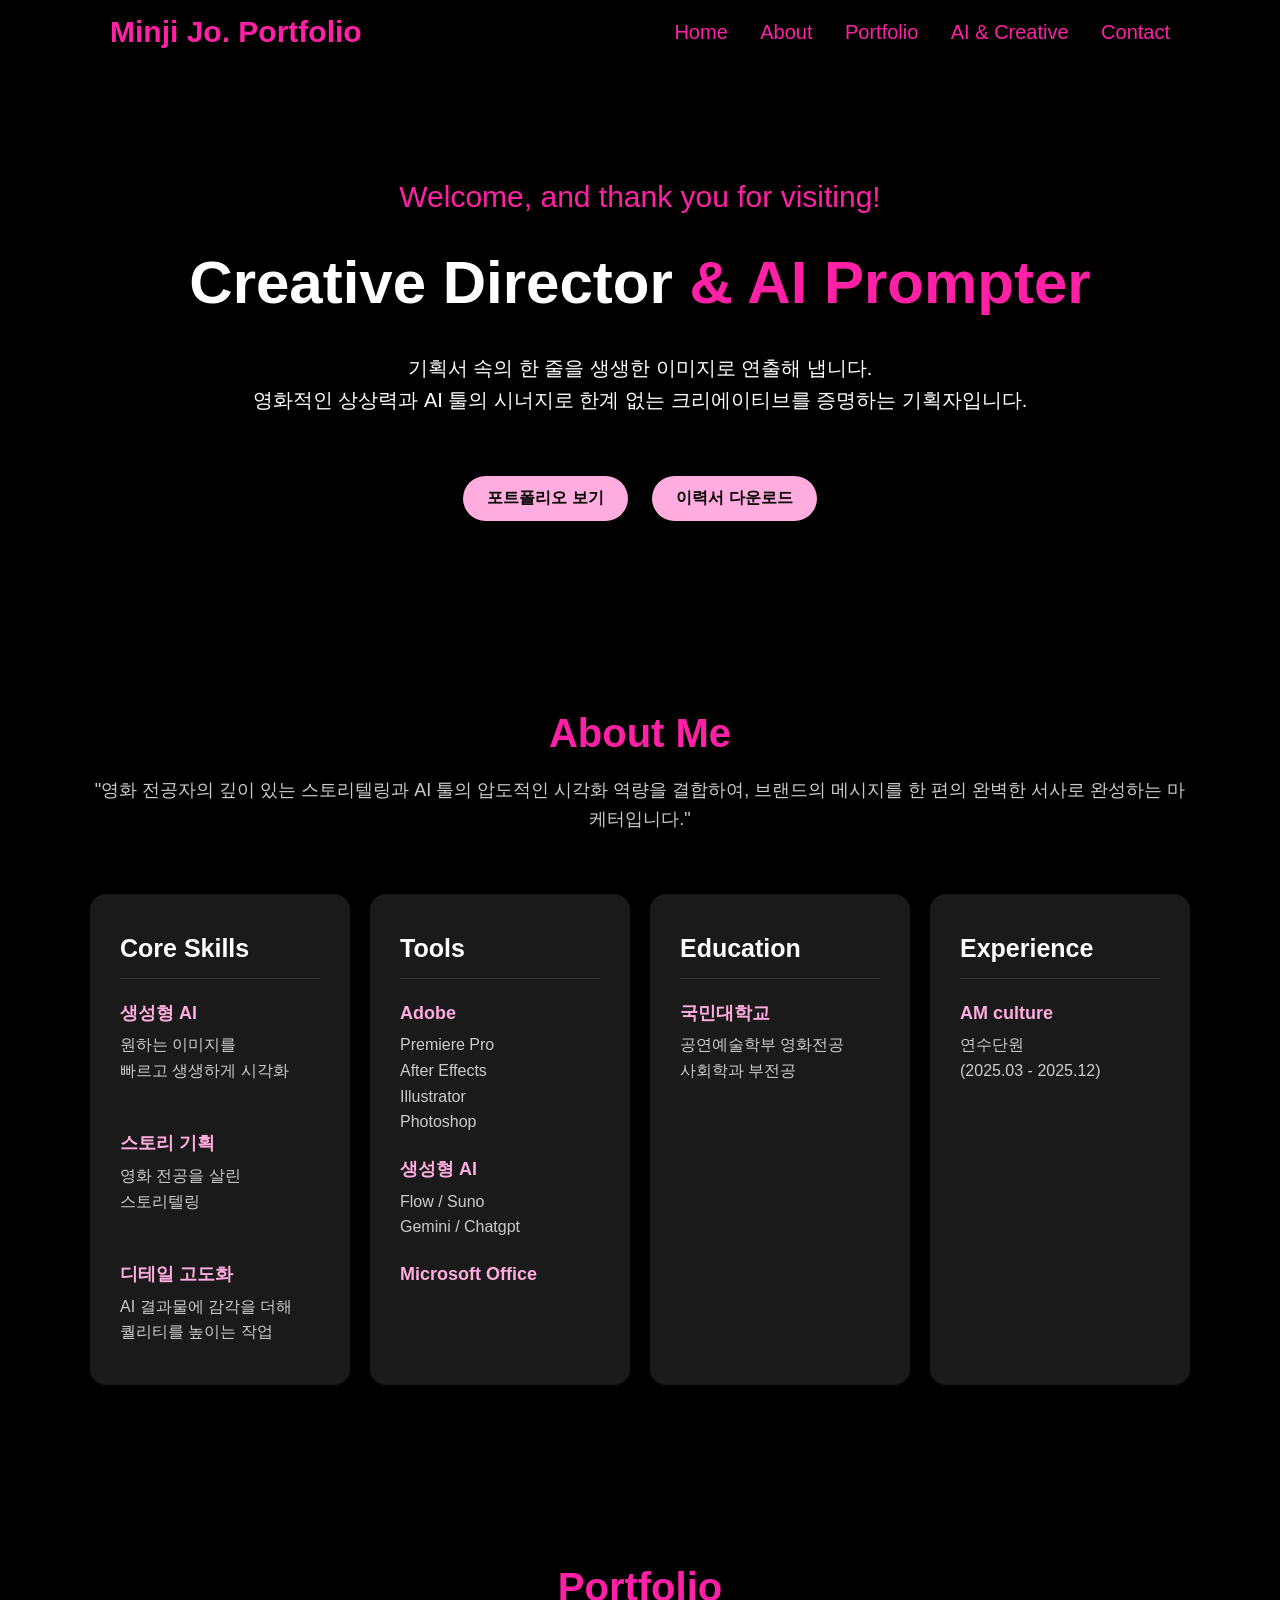
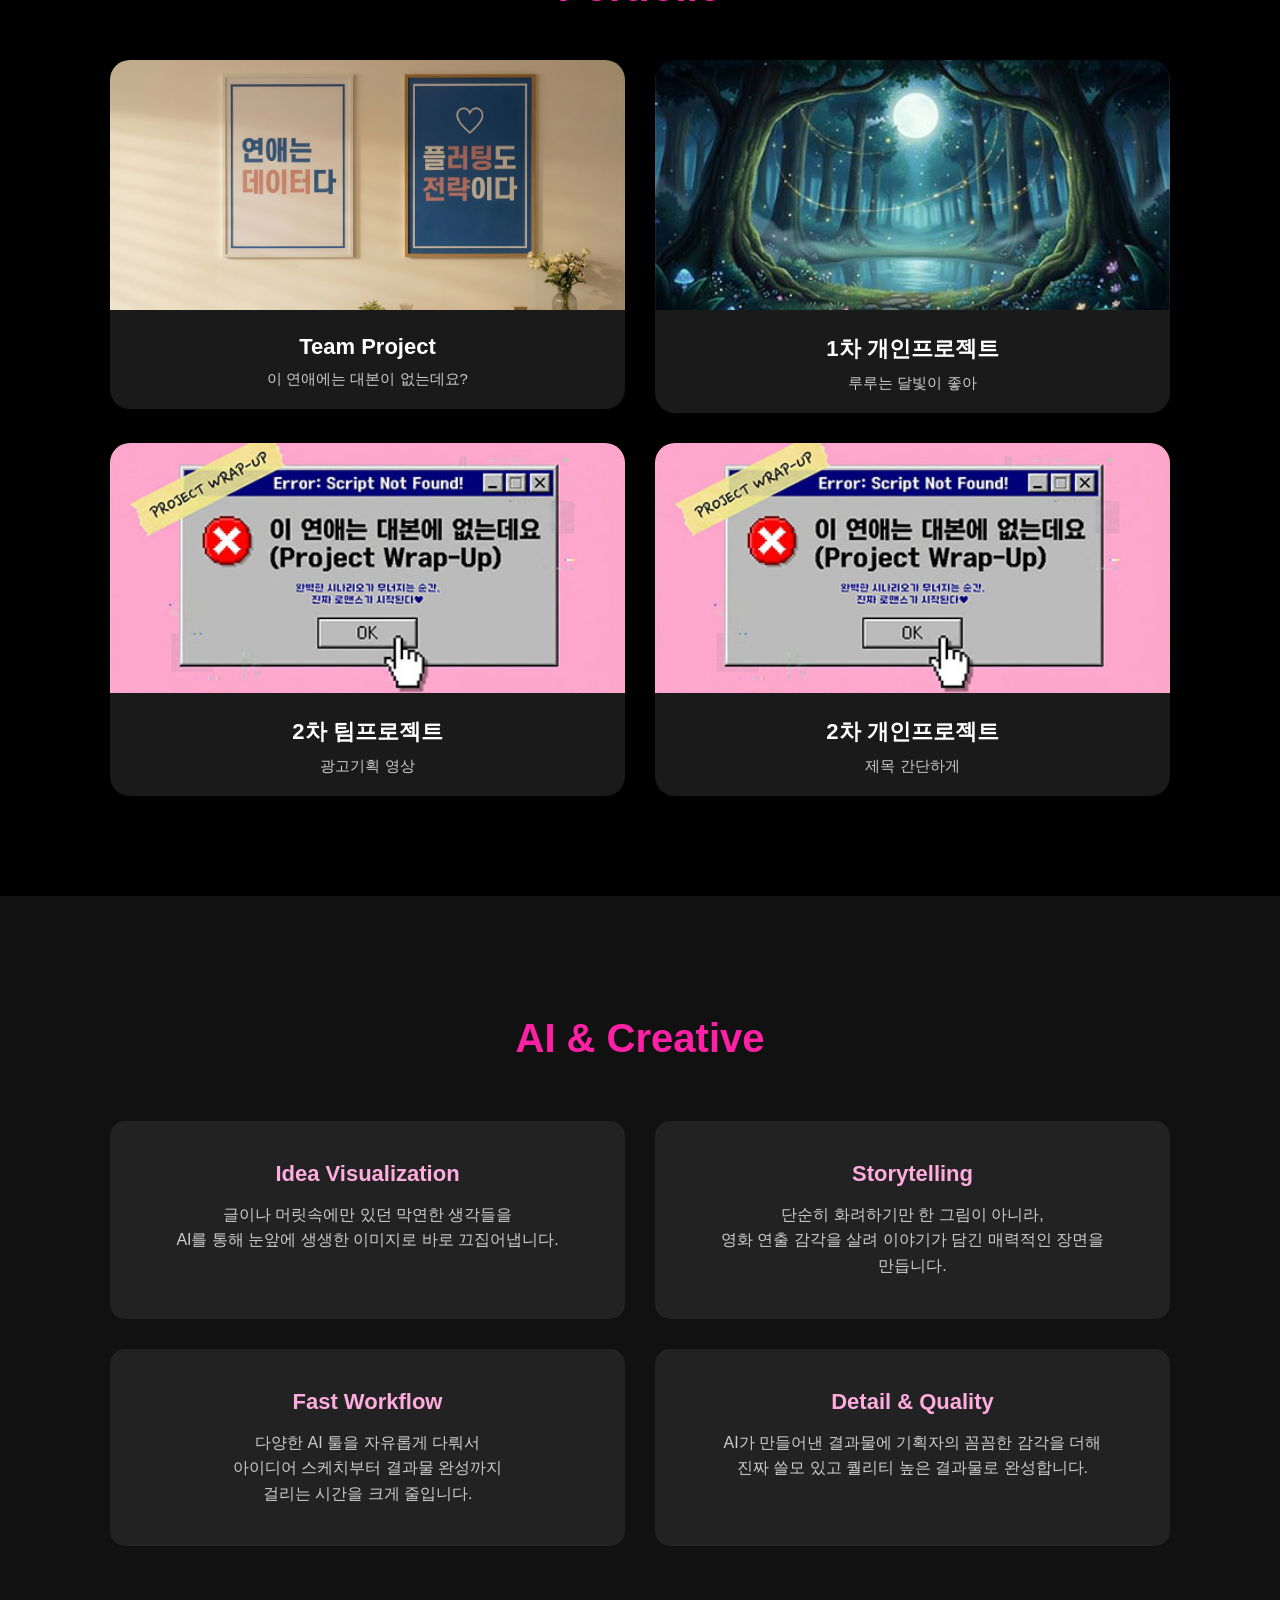
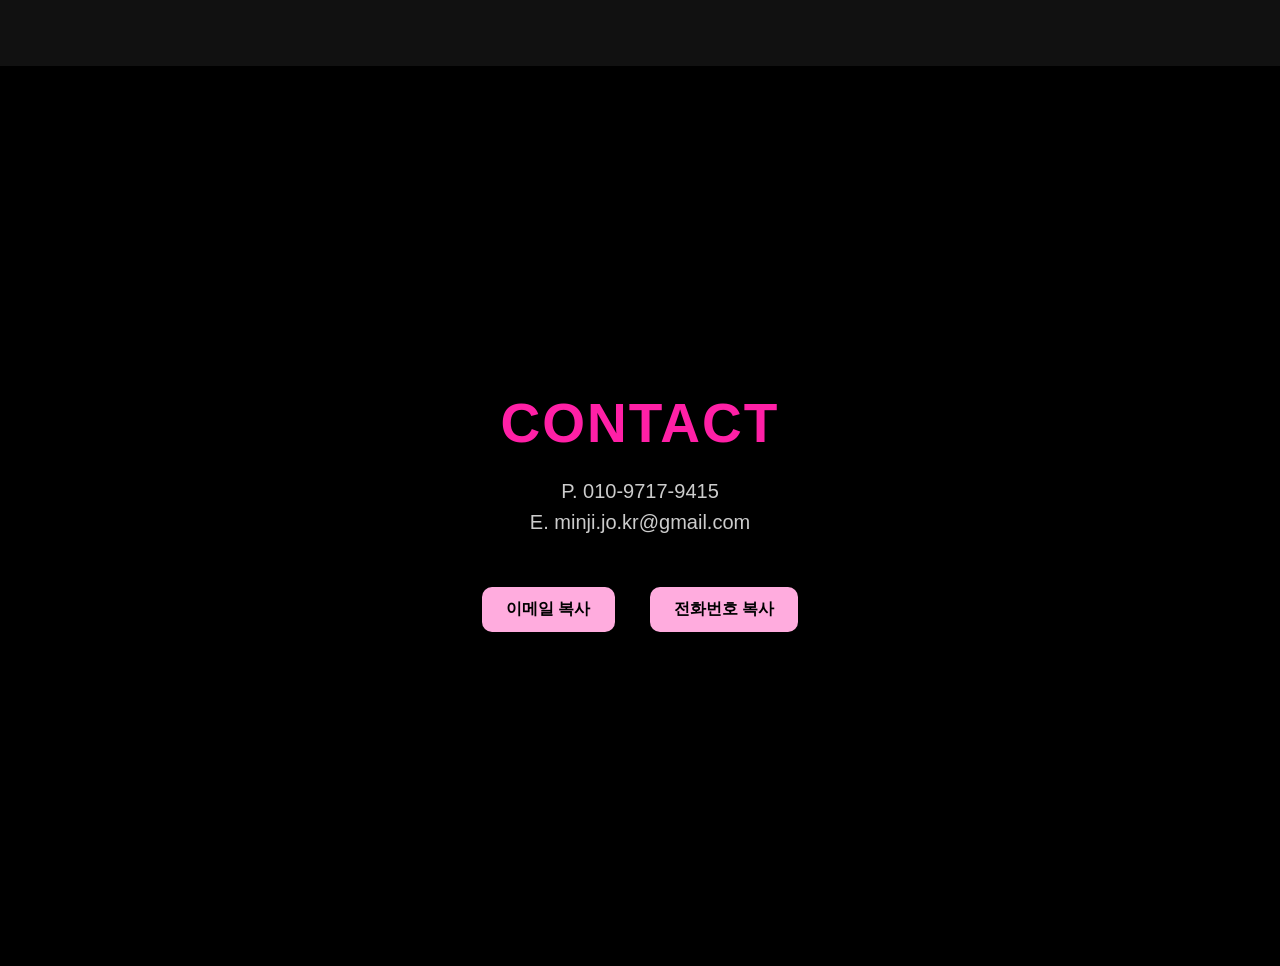
<file: index.html>
<!DOCTYPE html>
<html lang="ko">
<head>
    <meta charset="UTF-8">
    <meta name="viewport" content="width=device-width, initial-scale=1.0">
    <meta name="format-detection" content="telephone=no">
    <title>조민지 홈페이지</title>
<link rel="stylesheet" href="./css/style.css?v=999" />
</head>
<body>
    <!-- Navbar :주석문 -->
<nav class="navbar">
    <div class="container   nav-inner">
        <a href="index.html">
            <div class="logo"> Minji Jo<span>. </span>Portfolio</div>
        </a>

        <div  class="menu">
            <a href="index.html">Home</a>
            <a href="#about">About</a>
            <a href="#portfolio">Portfolio</a>
            <a href="#ai">AI & Creative</a>
            <a href="#contact">Contact</a>
        </div>
    </div>
</nav>
<!--Hero -->
<section id="home" class="hero">
    <div class="container  hero-inner">
        <div class="badge">
            Welcome, and thank you for visiting!
        </div>
        <h1>
            Creative Director <span> & </span><span> AI Prompter </span>
        </br>
        </h1>
        <p>
            기획서 속의 한 줄을 생생한 이미지로 연출해 냅니다.<br/>
            영화적인 상상력과 AI 툴의 시너지로 한계 없는 크리에이티브를 증명하는 기획자입니다.
        </p>
        <div>
            <a href="#portfolio" class="btn primary">포트폴리오 보기</a>
            <a href="./image/조민지 이력서.jpg" class="btn secondary download-btn">이력서 다운로드</a>
        </div>
    </div>
</section>

<!-- About me -->
 <section id="about" class="container about">
    <div class="about-grid">
        
        <div>
            <h2> About Me </h2>
            <p class="about-grid-p">
                "영화 전공자의 깊이 있는 스토리텔링과 AI 툴의 압도적인 시각화 역량을 결합하여, 브랜드의 메시지를 한 편의 완벽한 서사로 완성하는 마케터입니다."
            </p>
            <div class="card-box">
                <div class="card">
                    <h4> Core Skills </h4>
                    <p> <strong>생성형 AI</strong>
                        원하는 이미지를<br>
                        빠르고 생생하게 시각화<br>
                        <br>
                        <strong>스토리 기획</strong>
                        영화 전공을 살린<br>
                        스토리텔링<br>
                        <br>
                        <strong>디테일 고도화</strong>
                        AI 결과물에 감각을 더해<br>퀄리티를 높이는 작업
                        </p>
                </div>
                <div class="card">
                    <h4> Tools </h4>
                    <p> <strong>  Adobe  </strong> Premiere Pro <br> After Effects <br> Illustrator <br> Photoshop 
                        <br> <strong> 생성형 AI </strong> Flow / Suno <br> Gemini / Chatgpt <br><strong> Microsoft Office </strong>  </p>
                </div>
                <div class="card">
                    <h4> Education </h4>
                    <p> <strong> 국민대학교 </strong>  공연예술학부 영화전공 <br> 사회학과 부전공 </p>
                </div>
                <div class="card">
                    <h4> Experience </h4>
                    <p> <strong>AM culture </strong> 연수단원 <br> (2025.03 - 2025.12) <br>  </p>
                </div>
            </div>
        </div>
    </div>
 </section>

 <!-- portfolio -->
  <section id="portfolio" class="portfolio">
    <div class="container">
        <h2> Portfolio </h2>
        <div class="grid">
            
            <a href="./html/team1.html" class="portfolio-a"> 
                <div class="portfolio-card">
                    <img src="./image/0-1 (포스터클로즈업).png" alt="팀 프로젝트" />
                    <h3> Team Project </h3>
                    <p>이 연애에는 대본이 없는데요?</p>
                </div>
            </a>
            
            <a href="./html/personal1.html" class="portfolio-a"> 
                <div class="portfolio-card">
                    <img src="./image/개인1.jpg" alt="1차 개인프로젝트" />
                    <h3>1차 개인프로젝트</h3>
                    <p>루루는 달빛이 좋아</p>
            </div>
            </a>
            
            <a href="./html/team2.html" class="portfolio-a">
                <div class="portfolio-card">
                    <img src="./image/1페이지.jpg" alt="1차 개인프로젝트" />
                    <h3>2차 팀프로젝트</h3>
                    <p>광고기획 영상</p>
            </div>
            </a>
            
            <a href="./html/personal2.html" class="portfolio-a">
                <div class="portfolio-card">
                    <img src="./image/1페이지.jpg" alt="1차 개인프로젝트" />
                    <h3>2차 개인프로젝트</h3>
                    <p>제목 간단하게</p>
                </div>
            </a>
        </div>
    </div>
    </section>

    <!-- AI -->
    <section id="ai" class="ai">
        <div class="container">
            <h2> AI & Creative </h2>
            <div class="grid">

                <div class="ai-card">
                <h3> Idea Visualization </h3> </a> 
                    <p> 글이나 머릿속에만 있던 막연한 생각들을<br>AI를 통해 눈앞에 생생한 이미지로 바로 끄집어냅니다. </p>
                </div>

                <div class="ai-card">
                <h3> Storytelling </h3> </a> 
                    <p> 단순히 화려하기만 한 그림이 아니라,<br>영화 연출 감각을 살려 이야기가 담긴 매력적인 장면을 만듭니다. </p>
                </div>

                <div class="ai-card">
                <h3> Fast Workflow </h3> </a> 
                    <p> 다양한 AI 툴을 자유롭게 다뤄서<br>아이디어 스케치부터 결과물 완성까지<br>걸리는 시간을 크게 줄입니다. </p>
                </div>

                <div class="ai-card">
                <h3> Detail & Quality </h3> </a> 
                    <p> AI가 만들어낸 결과물에 기획자의 꼼꼼한 감각을 더해<br>진짜 쓸모 있고 퀄리티 높은 결과물로 완성합니다. </p>
                </div>


            </div>
        </div>
        </section> 
        <!-- contact -->
<section id="contact" class="contact">
    <div class="contact-align-center">
        <h2>CONTACT</h2>
        <p>P. 010-9717-9415</p>
        <p>E. minji.jo.kr@gmail.com</p>

        <div class="contact-buttons">
            <a href="#" onclick="copyEmail(event)" class="btn primary" id="emailBtn">이메일 복사</a>
            <a href="#" onclick="copyPhone(event)" class="btn primary" id="phoneBtn">전화번호 복사</a>
        </div>
    </div> 
    </section>
        <script>
            // 이메일 복사 함수
            function copyEmail(event) {
                event.preventDefault(); 
                const email = "minji.jo.kr@gmail.com";
                const btn = document.getElementById("emailBtn");
                
                navigator.clipboard.writeText(email).then(() => {
                    const originalText = btn.innerText;
                    btn.innerText = "이메일 복사 완료! ✔️";
                    setTimeout(() => { btn.innerText = originalText; }, 2000);
                }).catch(err => {
                    alert("복사에 실패했습니다. 직접 복사해 주세요: " + email);
                });
            }

            // 전화번호 복사 함수
            function copyPhone(event) {
                event.preventDefault(); 
                const phone = "010-9717-9415";
                const btn = document.getElementById("phoneBtn");
                
                navigator.clipboard.writeText(phone).then(() => {
                    const originalText = btn.innerText;
                    btn.innerText = "전화번호 복사 완료! ✔️";
                    setTimeout(() => { btn.innerText = originalText; }, 2000);
                }).catch(err => {
                    alert("복사에 실패했습니다. 직접 복사해 주세요: " + phone);
                });
            }
        </script>
    </body>
</html>
</file>
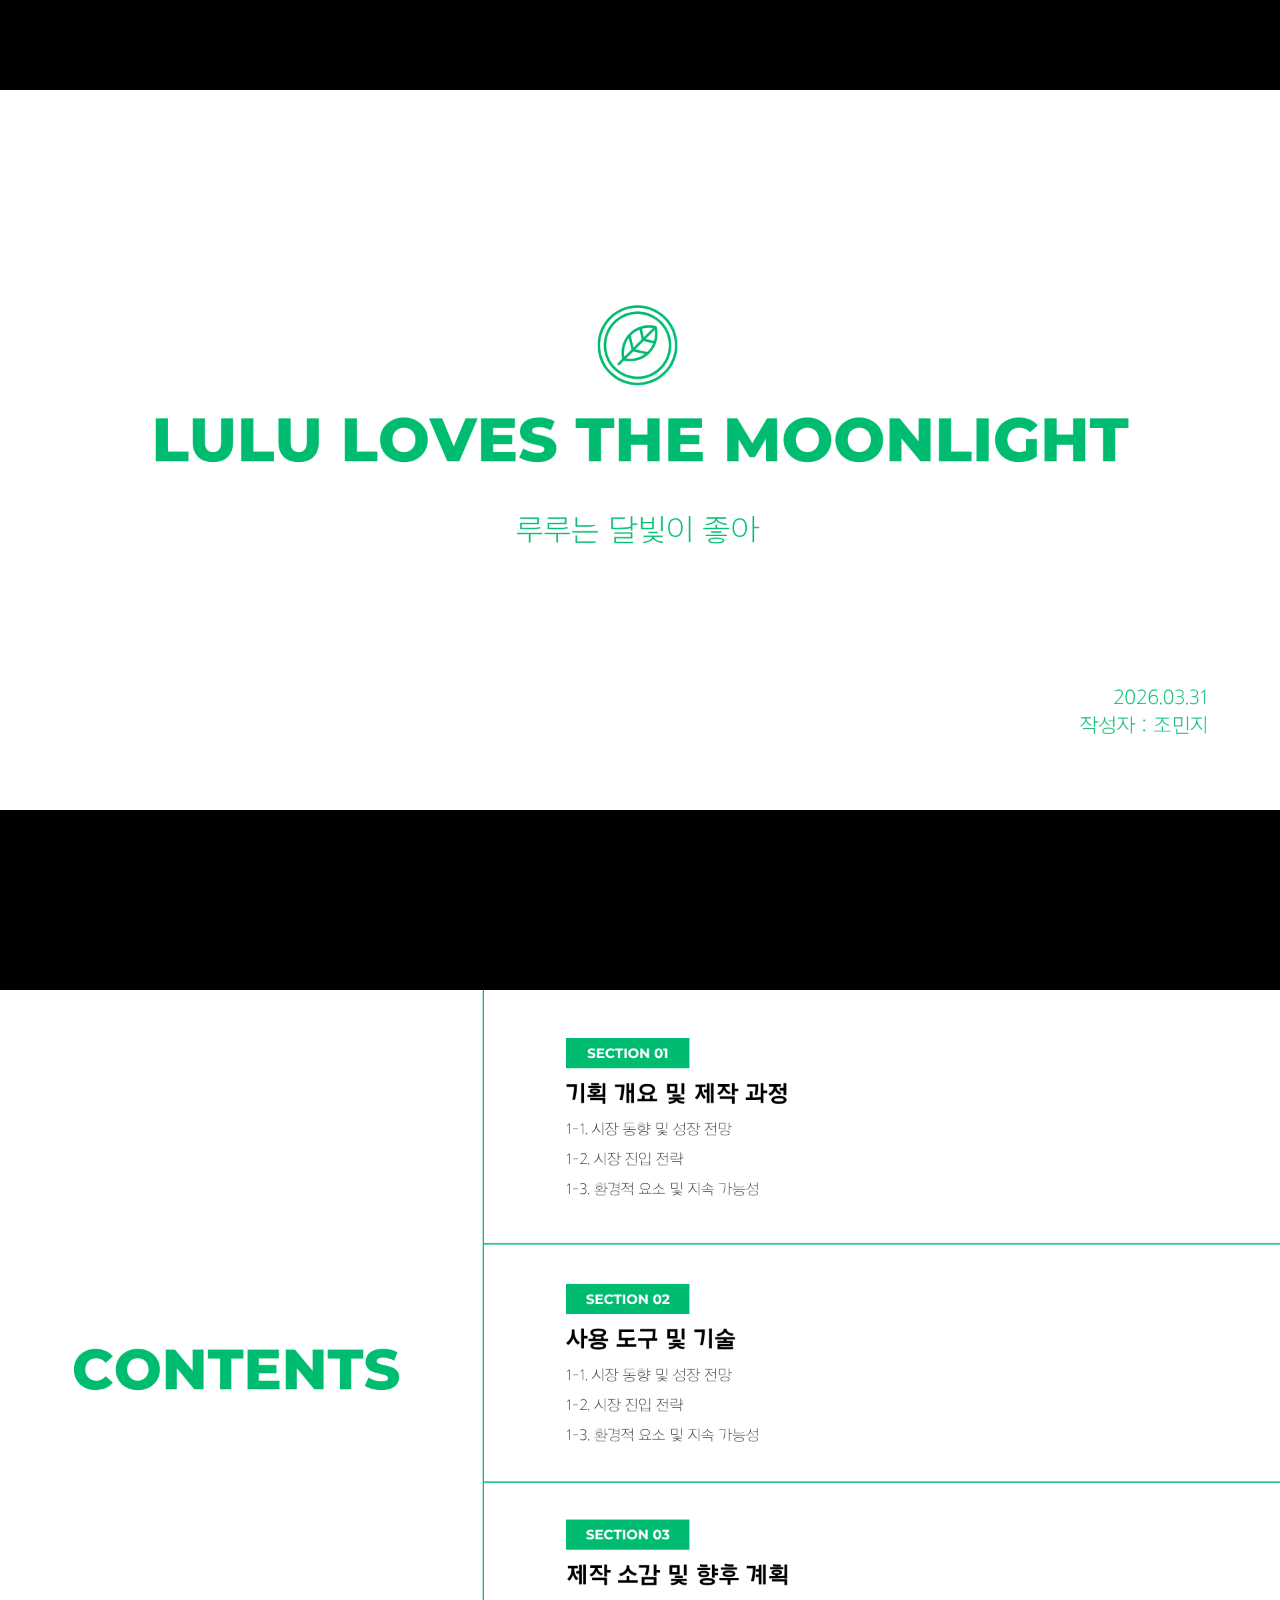
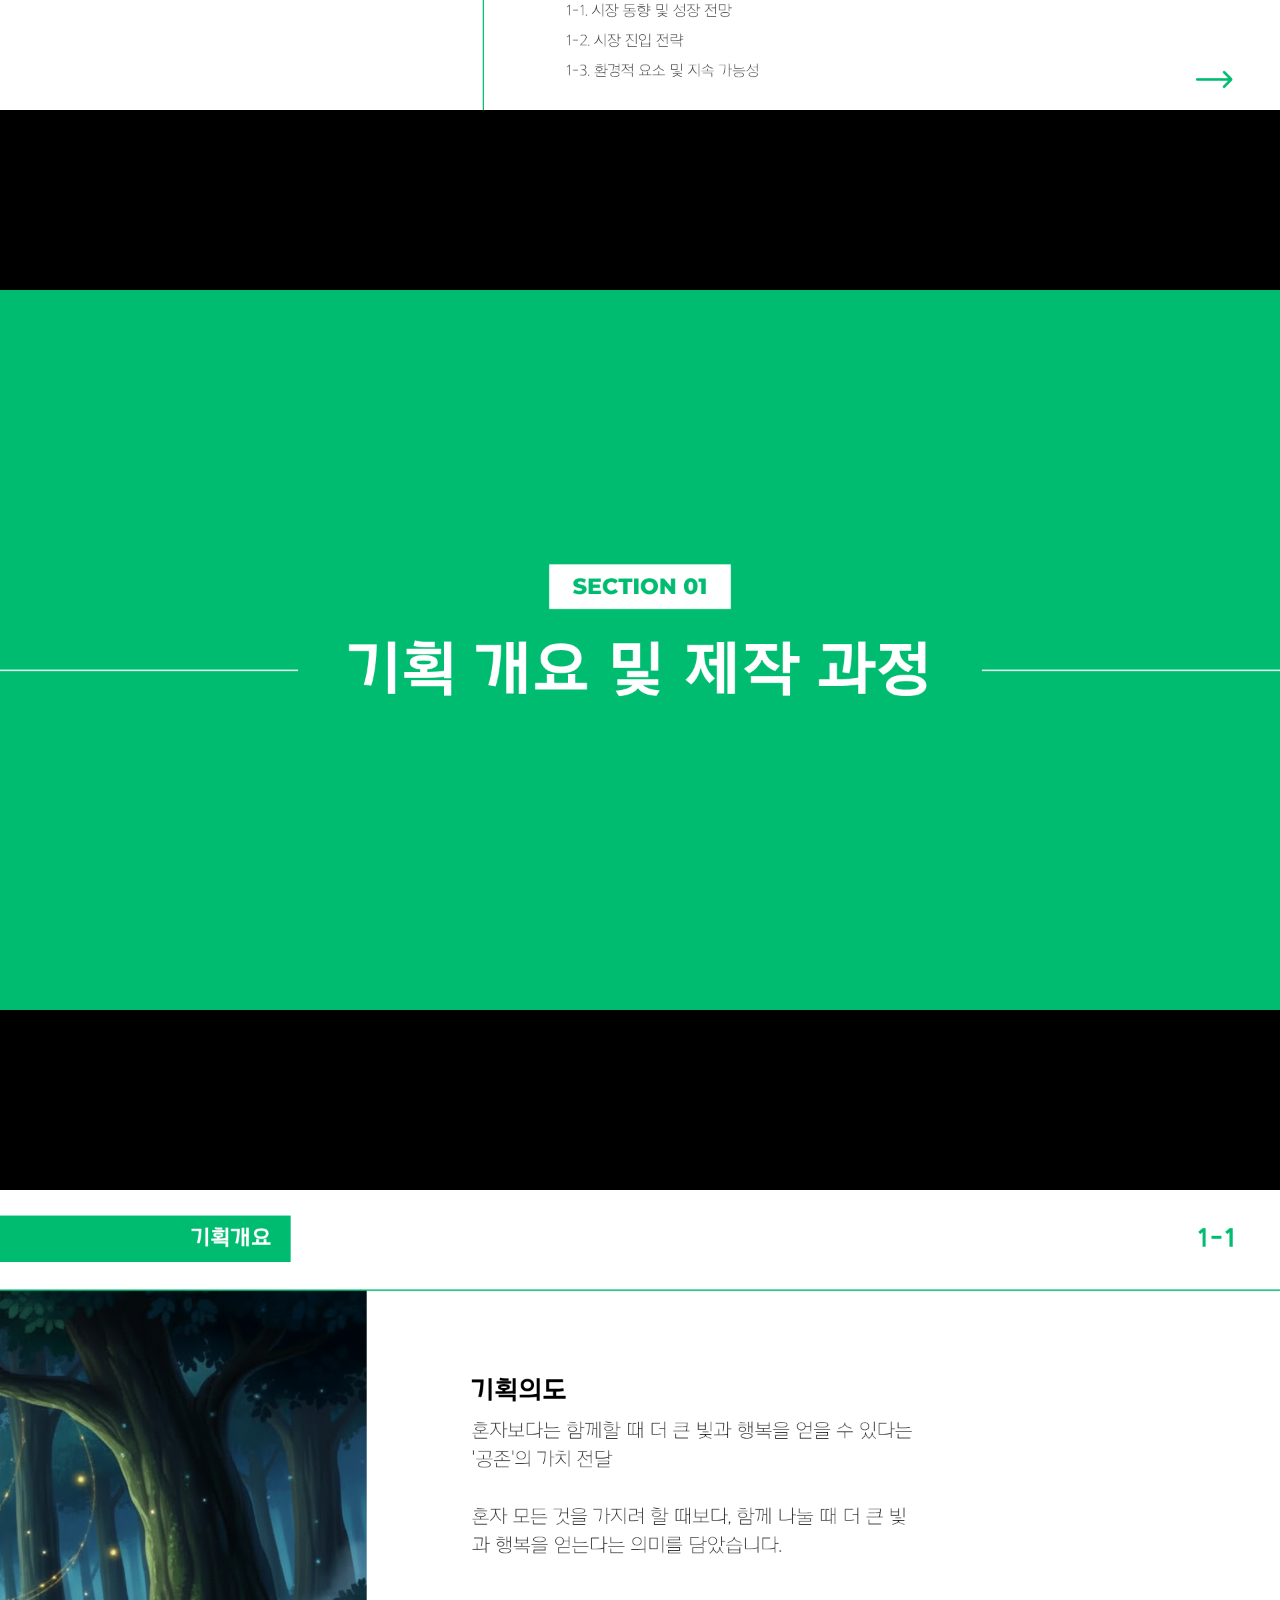
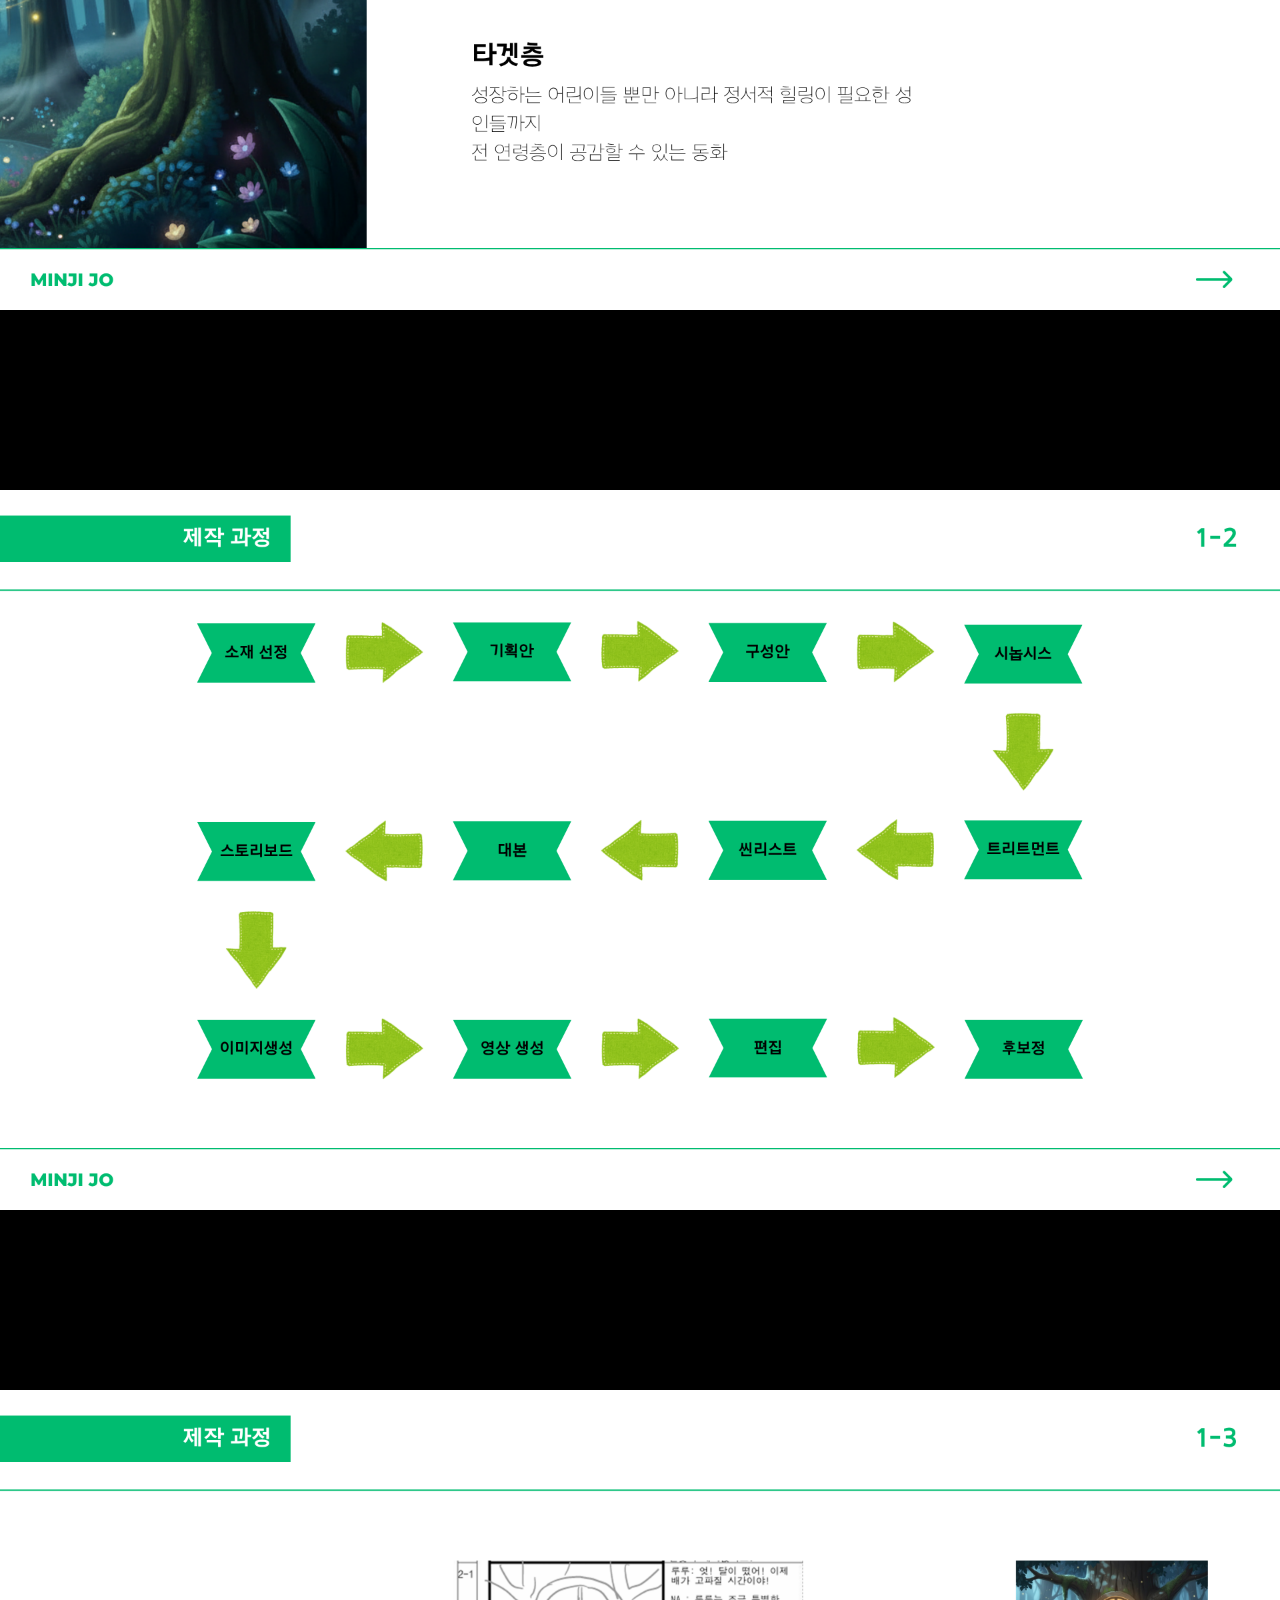
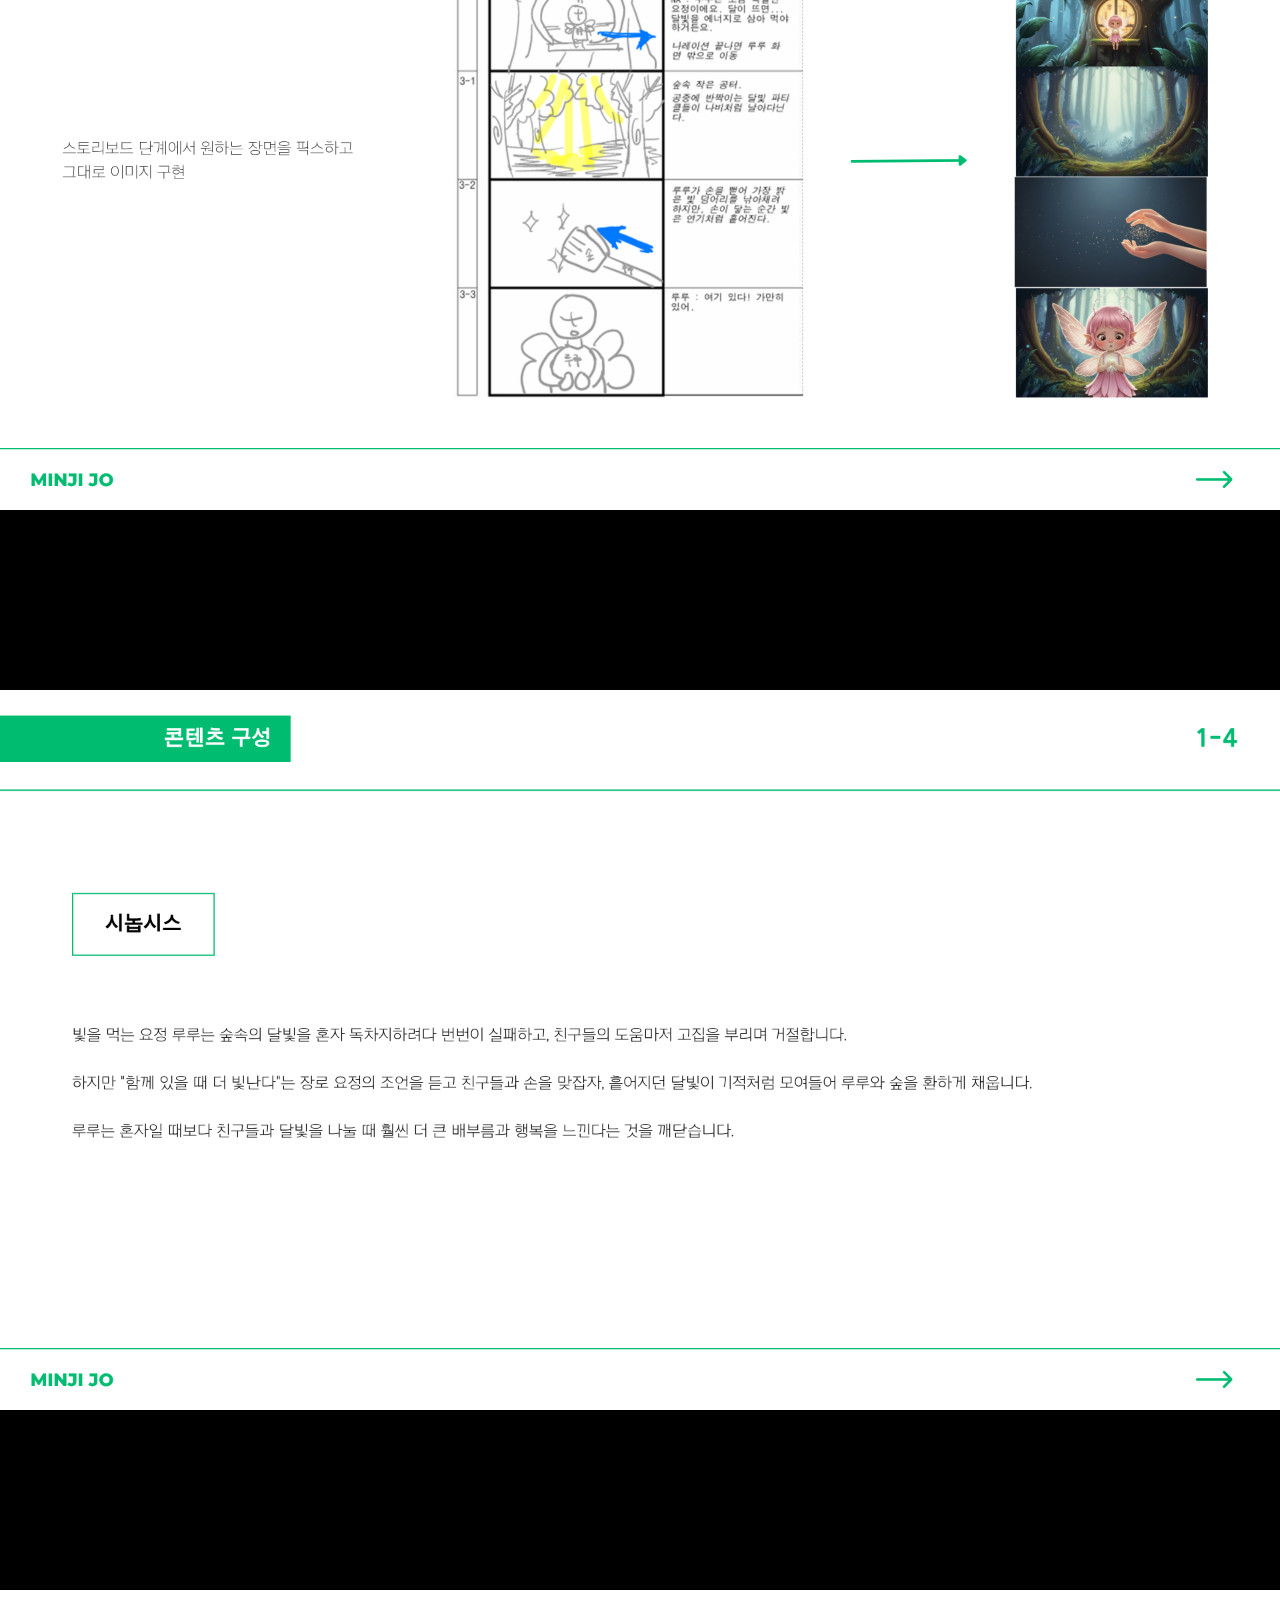
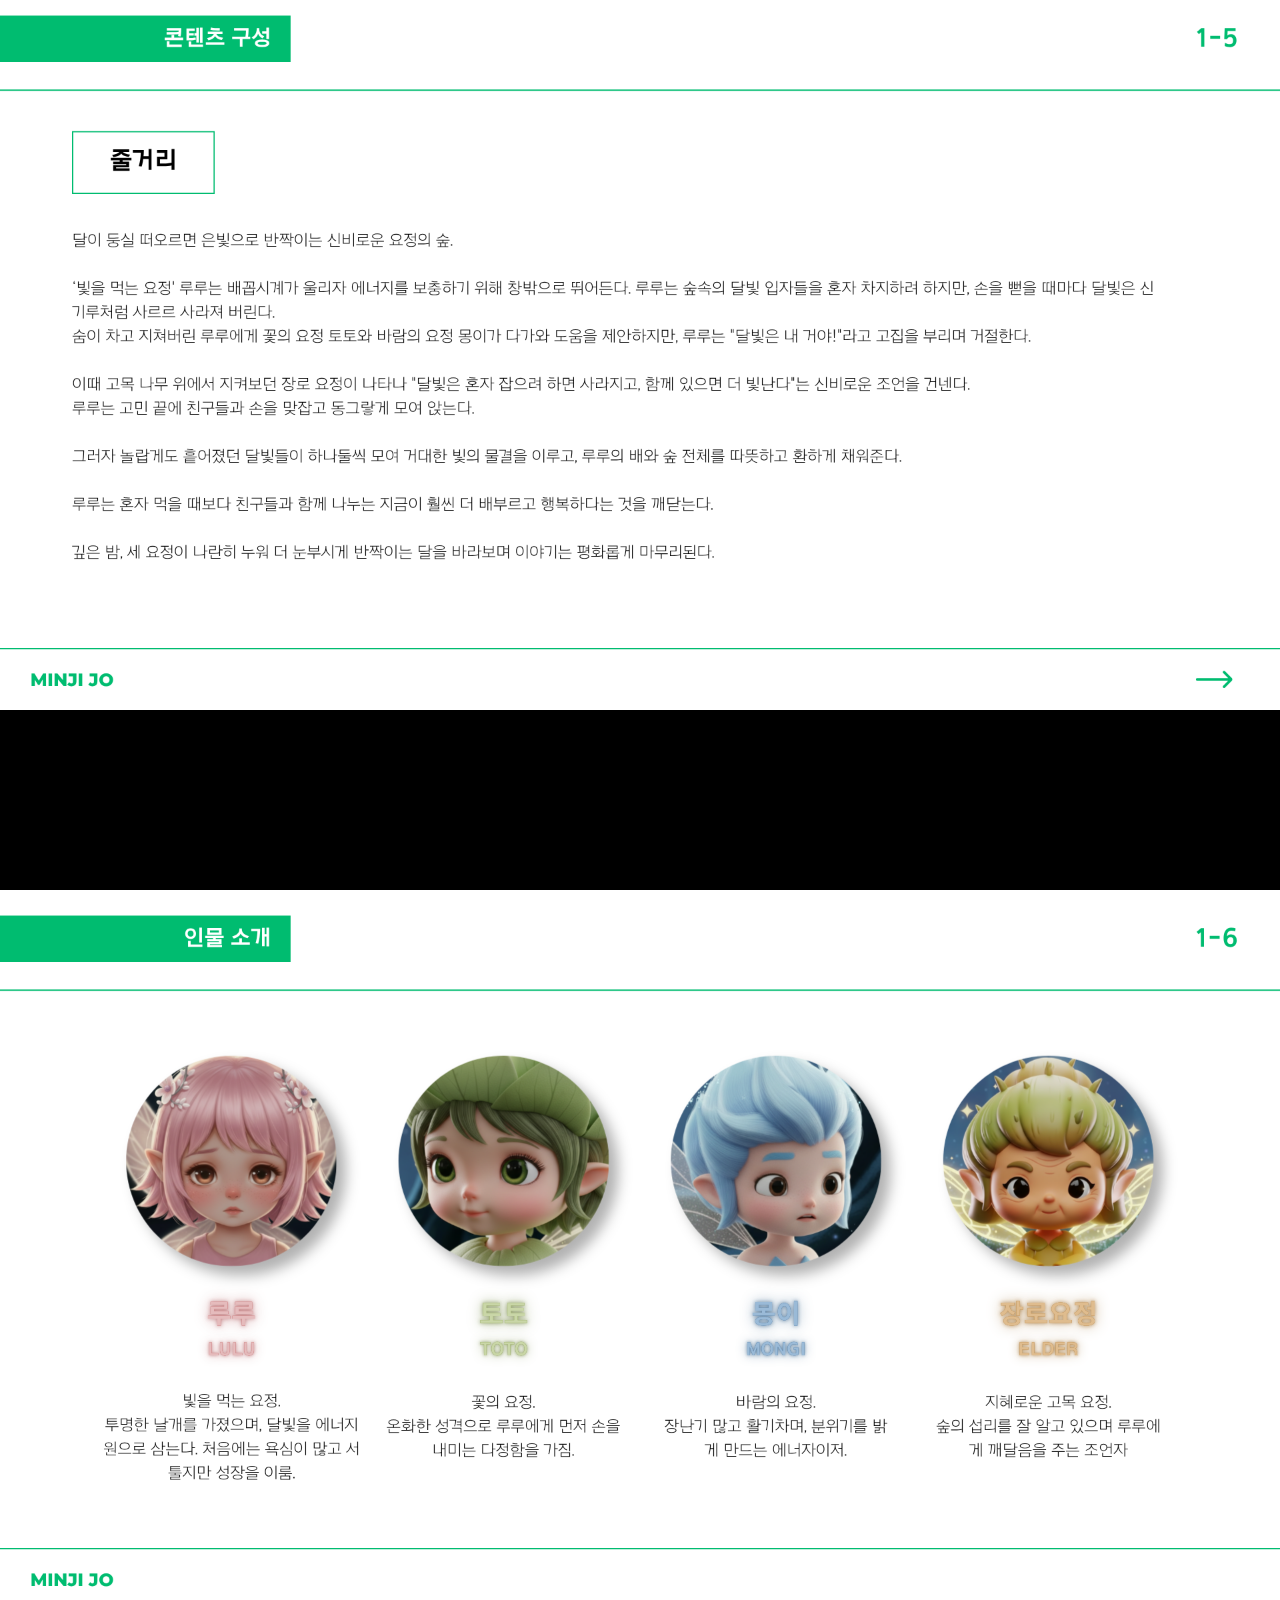
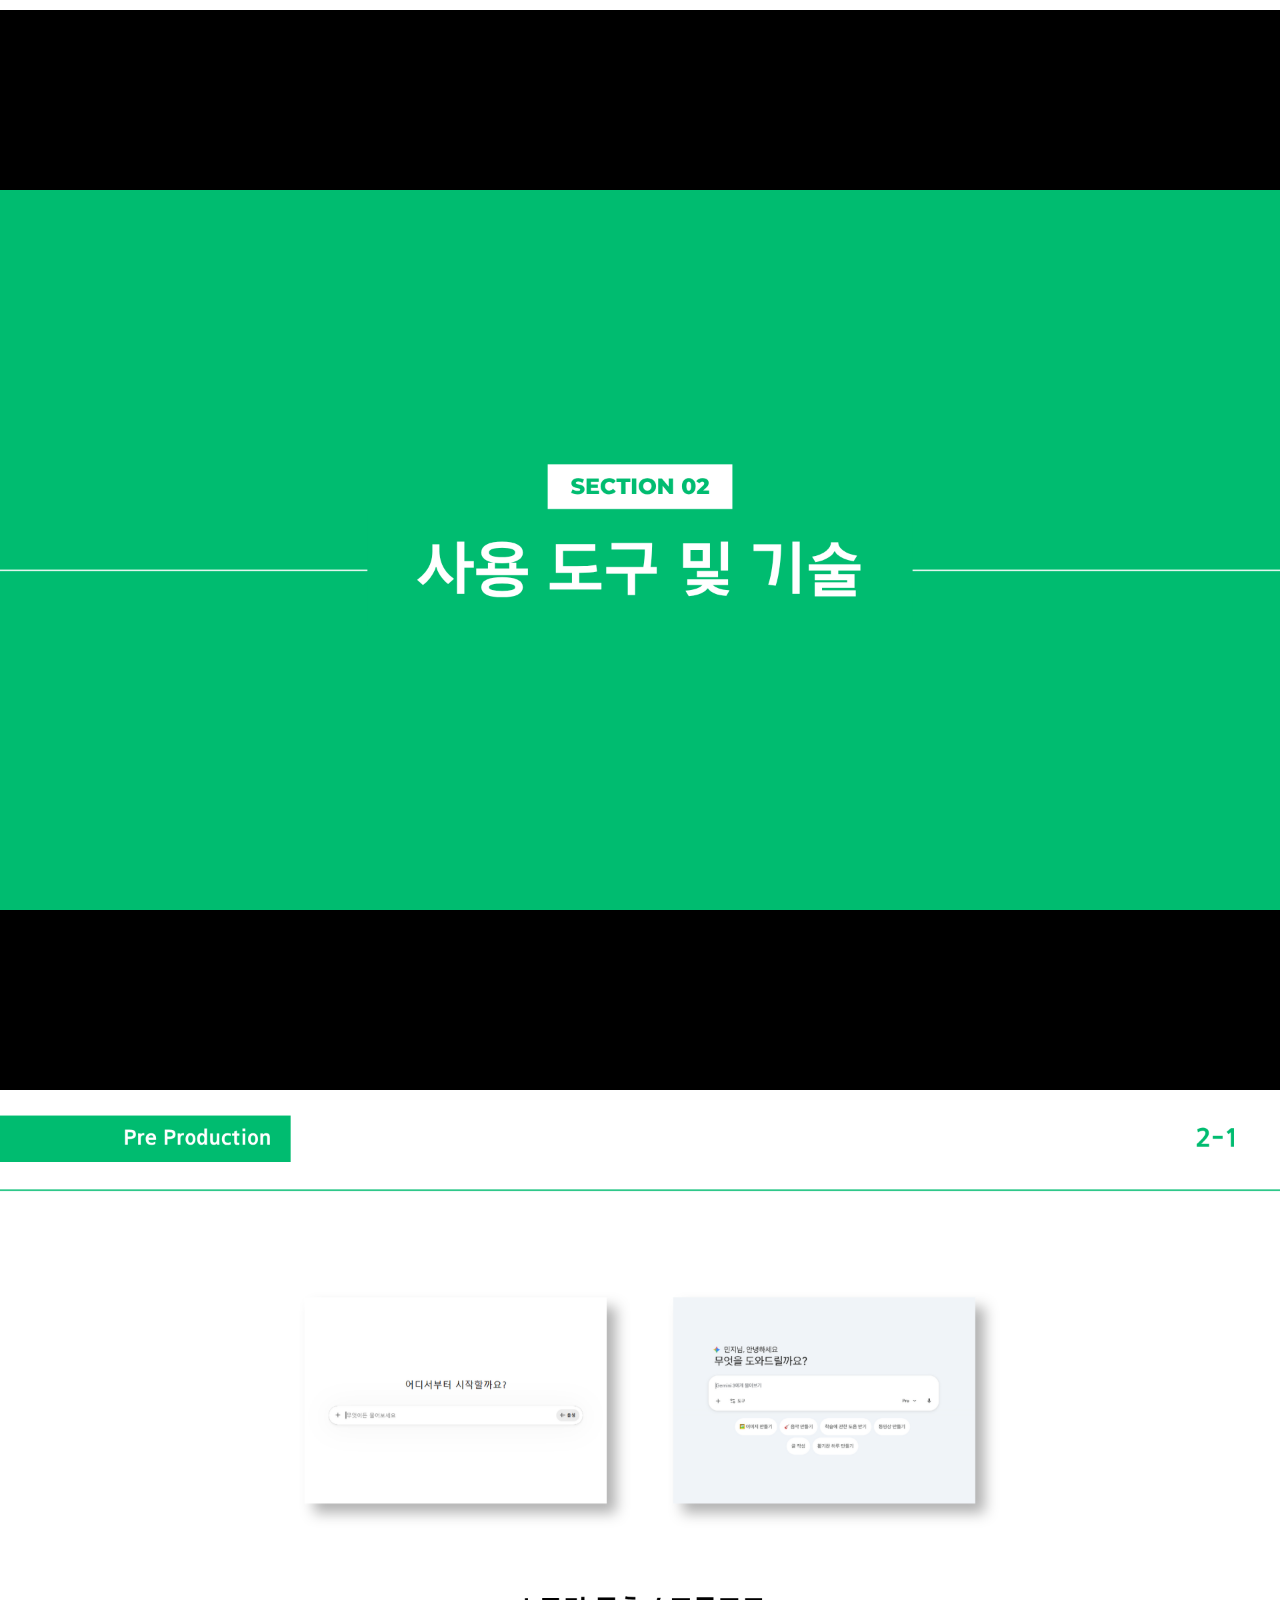
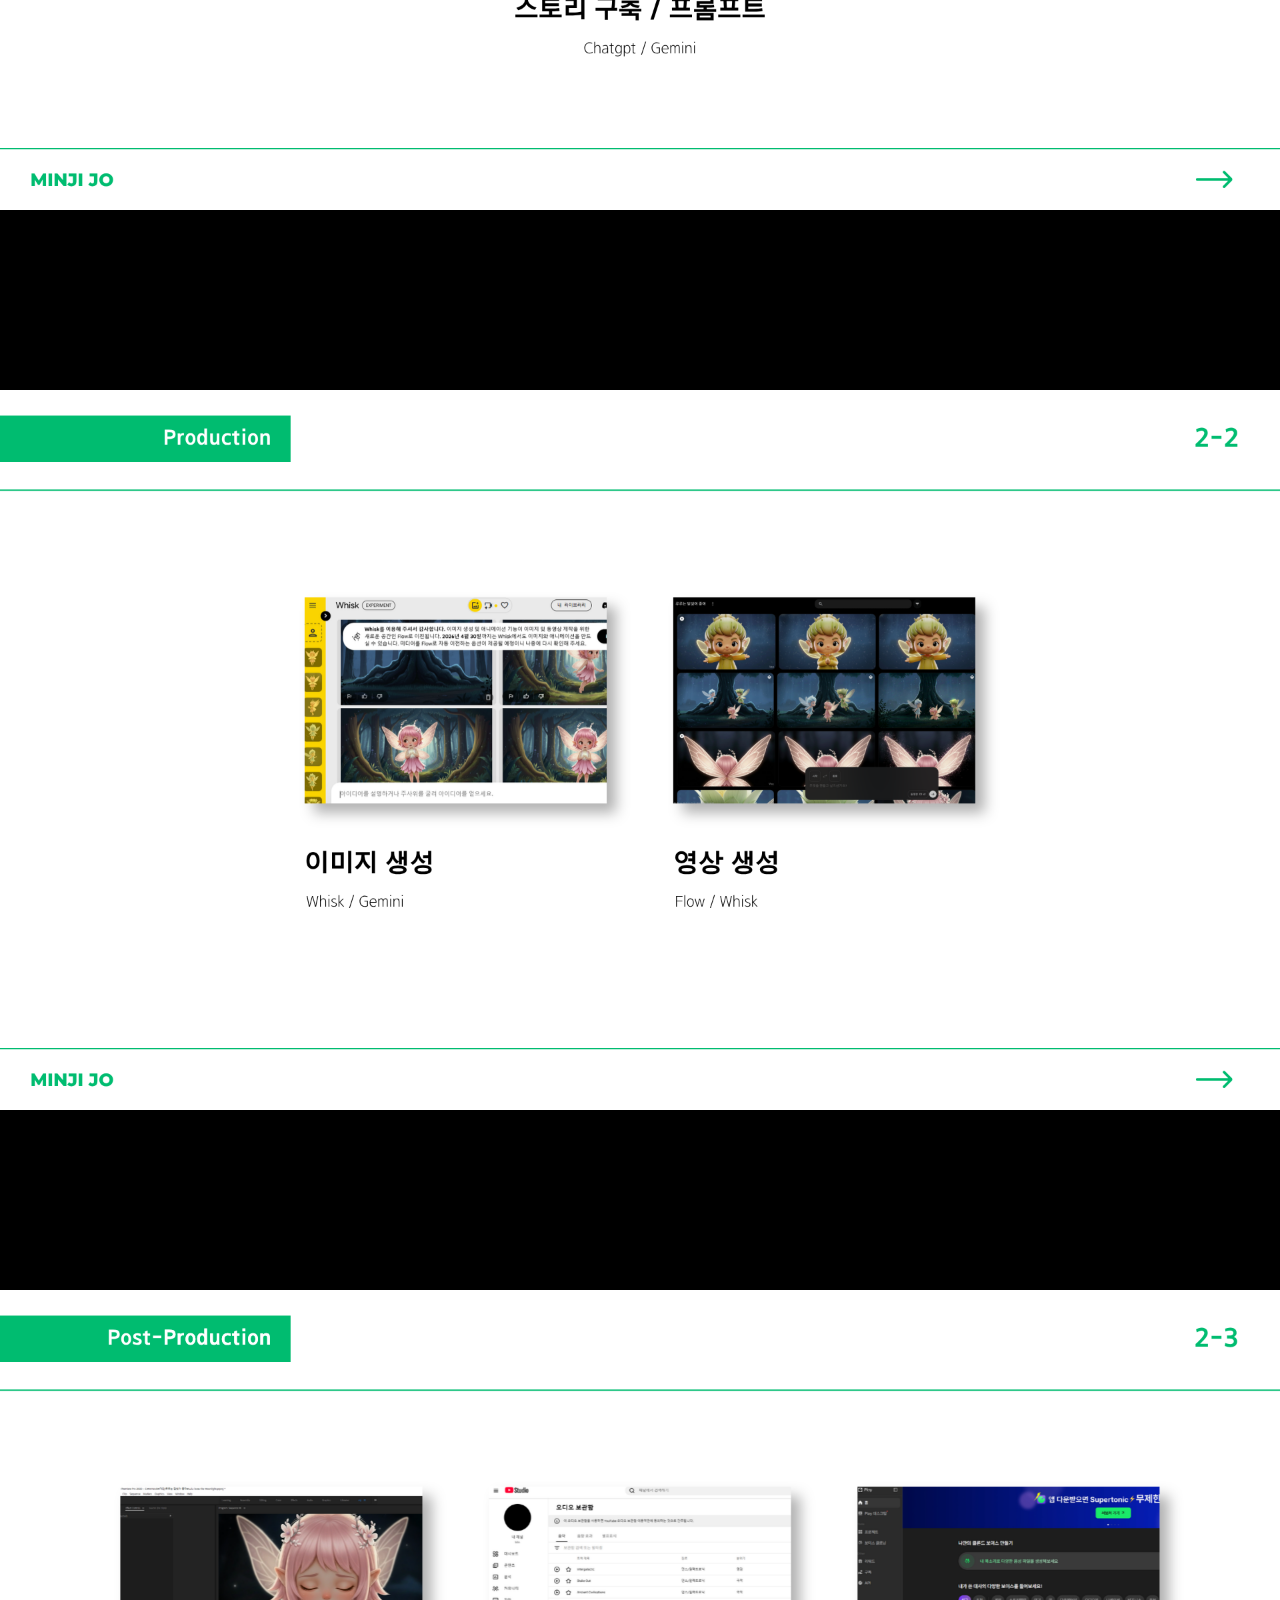
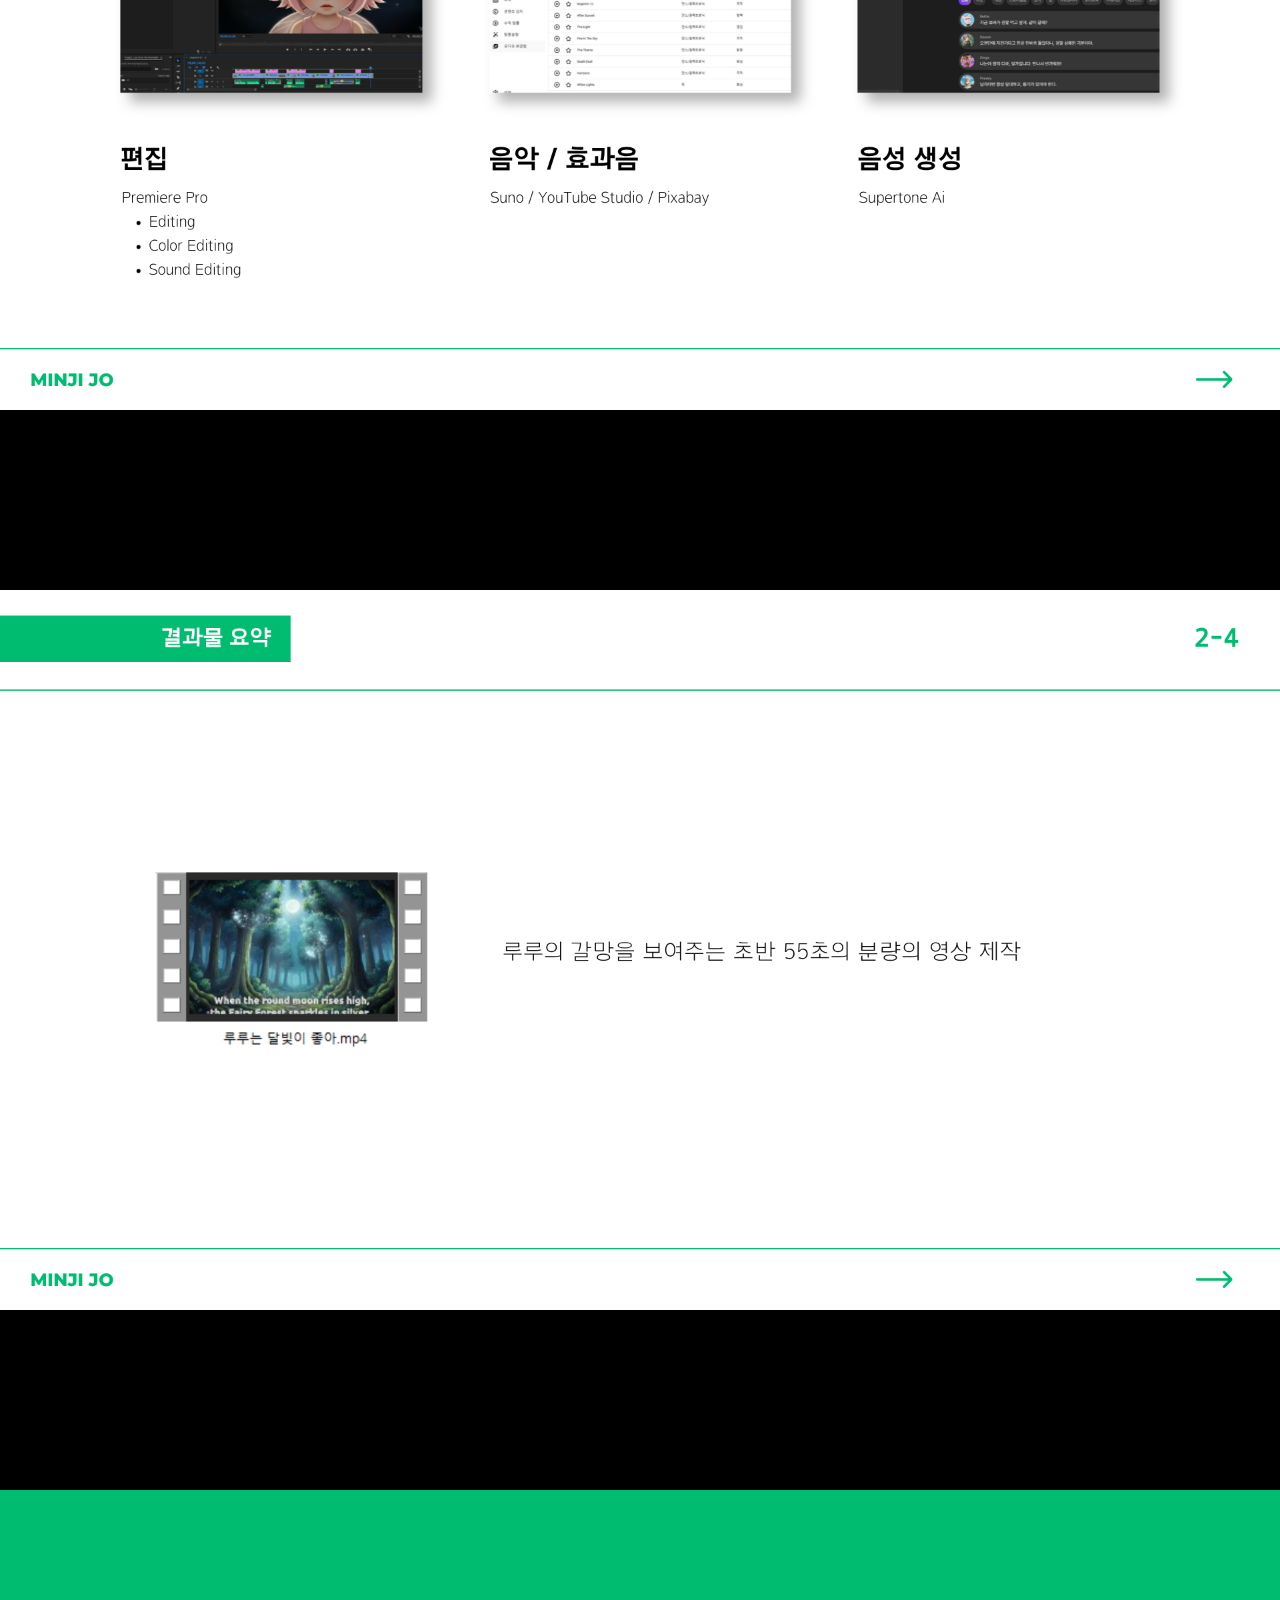
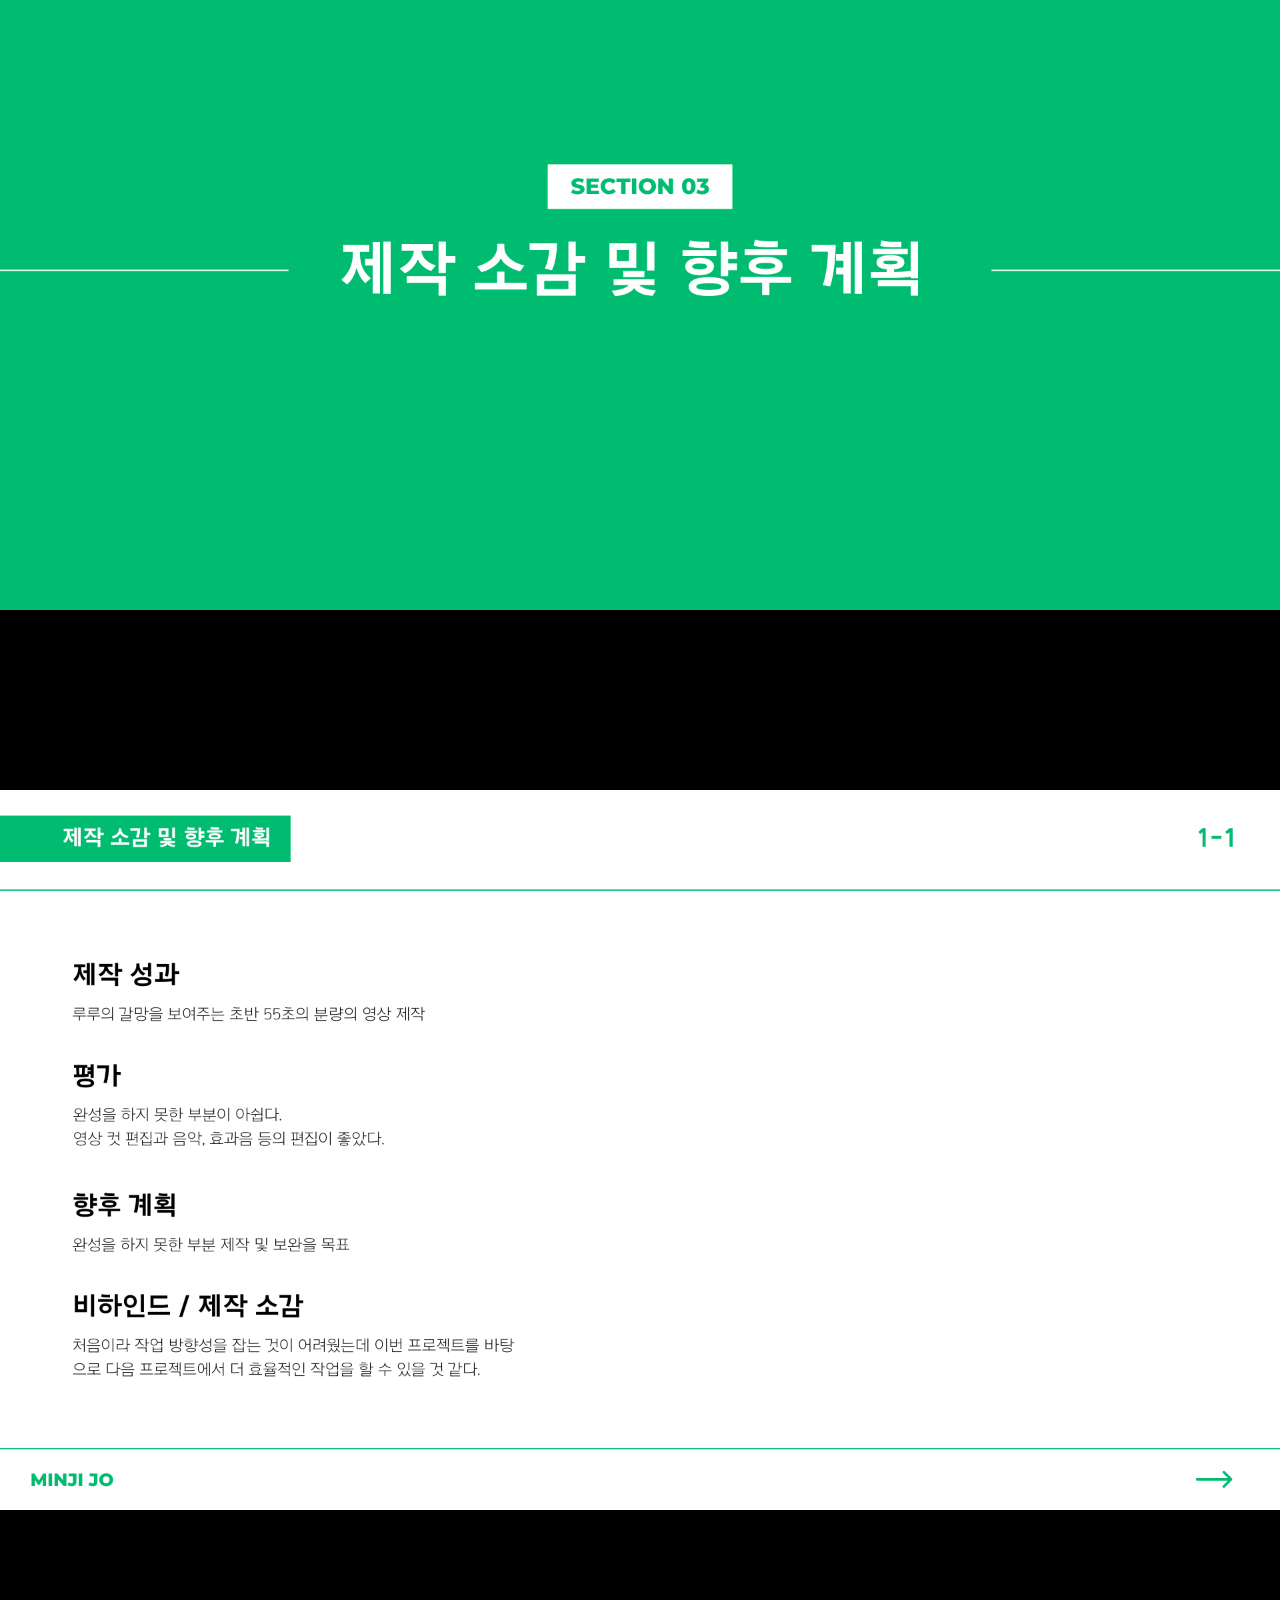
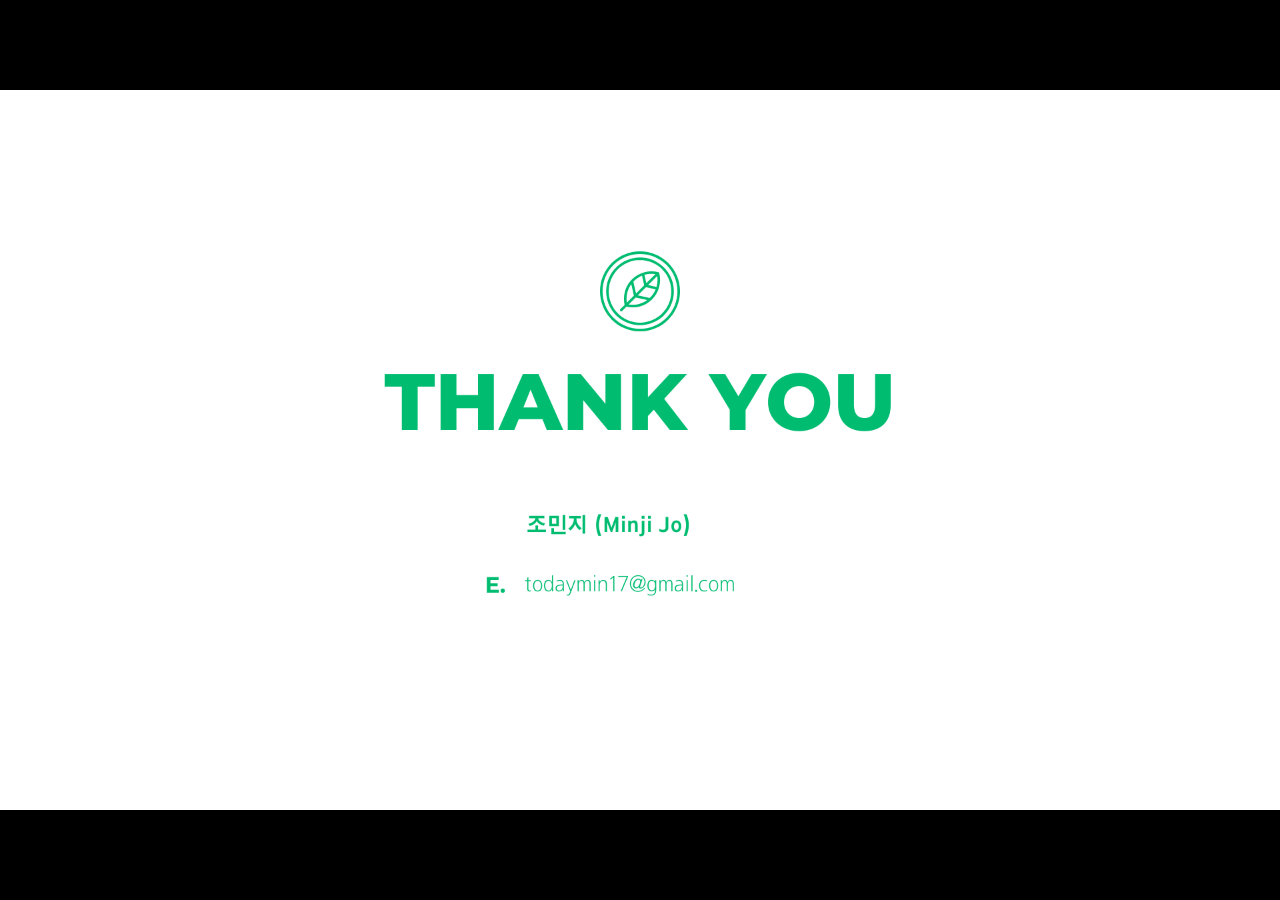
<file: html/personal1.html>
<!DOCTYPE html>
<html lang="ko">
<head>
    <meta charset="UTF-8">
    <meta name="viewport" content="width=device-width, initial-scale=1.0">
    <title>1차 개인 프로젝트 포트폴리오</title>
    <link rel="stylesheet" href="../css/personal1.css">
</head>

<body>
    <section class="page s1"></section>
    <section class="page s2"></section>
    <section class="page s3"></section>
    <section class="page s4"></section>
    <section class="page s5"></section>
    <section class="page s6"></section>
    <section class="page s7"></section>
    <section class="page s8"></section>
    <section class="page s9"></section>
    <section class="page s10"></section>
    <section class="page s11"></section>
    <section class="page s12"></section>
    <section class="page s13"></section>
    <section class="page s14"></section>
    <section class="page s15"></section>
    <section class="page s16"></section>
    <section class="page s17"></section>

<script>
    const video = document.getElementById("myvideo");

    document.getElementById("playBtn").addEventListener("click", () => {
        video.play();
    });

    document.getElementById("pauseBtn").addEventListener("click", () => {
        video.pause();
    });

    document.getElementById("replayBtn").addEventListener("click", () => {
        video.currentTime = 0;
        video.play();
    });
</script>
</body>
</html>
</file>
<file: css/style.css>
/* 기본 설정 */
* {
    margin: 0;
    padding: 0;
    box-sizing: border-box;
    font-family: "Pretendard", sans-serif;
}
body {
    background: #000;
    color: #ffffff;
}

/* 네비게이션 (메뉴) */
.navbar {
    position: fixed;
    width: 100%;
    top: 0;
    background: #000;
    padding: 15px 0;
    z-index: 999;
}
.container {
    max-width: 1100px;
    margin: auto;
    padding: 0 20px;
}
.nav-inner {
    display: flex;
    justify-content: space-between;
    align-items: center;
}
.nav-inner a {
    text-decoration: none; /* 모든 메뉴 링크의 기본 밑줄 제거 */
}
.logo {
    font-weight: 700;
    font-size: 30px;
    color: #ff20a6;
    text-decoration: none; /* 로고 밑줄 완벽 제거 */
}
.logo span {
    color: #ff20a6;
}
.menu a {
    margin-left: 28px;
    text-decoration: none;
    color: #ff20a6;
    font-size: 20px;
    transition: 0.2s;
}
.menu a:hover {
    color: #fff;
}

/* Hero (메인 대문) */
.hero {
    padding-top: 180px;
    padding-bottom: 100px;
    text-align: center;
}
.badge {
    display: inline-block;
    color: #ff20a6;
    font-size: 30px;
    margin-bottom: 30px;
}
h1 {
    font-size: 60px;
    font-weight: 800;
    line-height: 1.3;
    margin-bottom: 20px;
    color: white;
}
h1 span {
    color: #ff20a6;
}
.hero p {
    color: white;
    font-size: 20px;
    margin-top: 30px;
    margin-bottom: 50px;
    line-height: 1.6;
}
.btn {
    padding: 12px 24px;
    border-radius: 30px;
    text-decoration: none;
    display: inline-block;
    margin: 10px;
    font-weight: bold;
}
.primary, .secondary {
    background: #ffacde;
    color: #000;
    transition: 0.3s;
}
.primary:hover, .secondary:hover {
    background: #fff;
    transform: translateY(-3px);
}

/* About Me */
.about {
    padding: 80px 0;
    text-align: center;
}
.about h2 {
    color: #ff20a6;
    font-size: 40px;
    margin-bottom: 20px;
}
.about-grid-p {
    color: #cccccc;
    font-size: 18px;
    line-height: 1.6;
    margin-bottom: 60px;
}
.card-box {
    display: grid;
    grid-template-columns: 1fr 1fr 1fr 1fr;
    gap: 20px;
}
.card {
    background: #1a1a1a;
    border-radius: 16px;
    padding: 40px 30px;
    text-align: left;
    transition: 0.3s;
}
.card:hover {
    transform: translateY(-10px);
    box-shadow: 0 10px 20px rgba(255, 32, 166, 0.2);
}
.card h4 {
    color: #ffffff;
    font-size: 25px;
    margin-bottom: 20px;
    padding-bottom: 15px;
    border-bottom: 1px solid #333;
}
.card p {
    color: #cccccc;
    font-size: 16px;
    line-height: 1.6;
}
.card p strong {
    display: block;
    color: #ffacde;
    font-size: 18px;
    margin-top: 20px;
    margin-bottom: 5px;
}
.card p strong:first-child {
    margin-top: 0;
}

/* Portfolio */
.portfolio {
    padding: 100px 0;
}
.portfolio h2 {
    color: #ff20a6;
    font-size: 40px;
    text-align: center;
    margin-bottom: 50px;
}
.grid {
    display: grid;
    grid-template-columns: 1fr 1fr;
    gap: 30px;
}
.portfolio-a {
    text-decoration: none;
}
.portfolio-card {
    background: #1a1a1a;
    border-radius: 20px;
    overflow: hidden;
    transition: 0.3s;
    padding-bottom: 20px;
}
.portfolio-card:hover {
    transform: translateY(-10px);
    box-shadow: 0 10px 20px rgba(255, 32, 166, 0.2);
}
.portfolio-card img {
    width: 100%;
    height: 250px;
    object-fit: cover;
}
.portfolio-card h3 {
    color: #ffffff;
    font-size: 22px;
    text-align: center;
    margin-top: 20px;
    margin-bottom: 10px;
}
.portfolio-card p {
    color: #cccccc;
    text-align: center;
    font-size: 15px;
}

/* AI & Creative */
.ai {
    background: #111;
    padding: 120px 0;
}
.ai h2 {
    color: #ff20a6;
    font-size: 40px;
    text-align: center;
    margin-bottom: 60px;
}
.ai-card {
    background: #222;
    padding: 40px 30px;
    border-radius: 15px;
    text-align: center;
    transition: 0.3s;
}
.ai-card:hover {
    transform: translateY(-5px);
    box-shadow: 0 8px 20px rgba(255, 32, 166, 0.15);
}
.ai-card h3 {
    color: #ffacde;
    font-size: 22px;
    margin-bottom: 15px;
}
.ai-card p {
    color: #ccc;
    line-height: 1.6;
    word-break: keep-all;
}

/* Contact */
.contact {
    min-height: 100vh;
    display: flex;
    justify-content: center;
    align-items: center;
    padding: 20px;
}
.contact-align-center {
    display: flex;
    flex-direction: column;
    align-items: center;
}
.contact h2 {
    font-size: 55px;
    font-weight: 900;
    color: #ff20a6;
    margin-bottom: 25px;
    letter-spacing: 2px;
}
.contact-align-center p {
    font-size: 20px;
    color: #ccc;
    margin-bottom: 8px;
}
.contact-buttons {
    display: flex;
    gap: 15px;
    margin-top: 35px;
}
.contact-buttons .btn {
    background: #ffacde;
    color: #000;
    padding: 12px 24px;
    border-radius: 10px;
    text-decoration: none;
    font-weight: bold;
    transition: 0.3s;
    white-space: nowrap;
}
.contact-buttons .btn:hover {
    background: #fff;
    transform: translateY(-3px);
}

/* ========================================= */
/* 모바일 반응형 (화면 너비 768px 이하일 때 적용) */
/* ========================================= */
@media screen and (max-width: 768px) {
    /* 1. 네비게이션 바 */
    .nav-inner { flex-direction: column; gap: 15px; padding-bottom: 10px; }
    .logo { font-size: 24px; text-decoration: none; }
    .menu { display: flex; flex-wrap: wrap; justify-content: center; gap: 15px; }
    .menu a { font-size: 15px; margin-left: 0; text-decoration: none; }

    /* 2. 메인 배너 (Hero) */
    .hero { padding-top: 180px; }
    .badge { font-size: 16px; margin-bottom: 20px; }
    h1 { font-size: 32px; }
    .hero p { font-size: 16px; margin-top: 20px; margin-bottom: 40px; padding: 0; word-break: keep-all; }

    /* 3. About Me (★테두리 딱 붙는 원인 해결!★) */
    .about { padding: 80px 20px !important; } /* 지워졌던 양옆 20px 여백 강제 복구 */
    .about h2 { text-align: center; }
    .about-grid-p { padding: 0 !important; word-break: keep-all; }
    .card-box { display: grid; grid-template-columns: 1fr; gap: 20px; padding: 0 !important; }
    .card { min-width: auto; }

    /* 4. 포트폴리오 및 AI 영역 (★이중 여백으로 홀쭉해지는 원인 해결!★) */
    .grid { display: grid; grid-template-columns: 1fr; gap: 20px; padding: 0 !important; } /* 이중 여백 제거 */
    .ai { padding: 80px 0; }
    .ai-card { margin: 0 !important; width: 100%; }

    /* 5. Contact 모바일 완벽 중앙 정렬 */
    .contact { min-height: 100vh; display: flex; justify-content: center; align-items: center; padding: 0 20px; }
    .contact-align-center { display: flex; flex-direction: column; align-items: center; margin-top: -60px; width: 100%; }
    .contact h2 { margin-top: 0 !important; margin-bottom: 25px !important; font-size: 40px !important; text-align: center; }
    .contact-align-center p { margin-top: 0 !important; margin-bottom: 8px !important; font-size: 18px; text-align: center; }
    .contact-buttons { display: flex !important; flex-direction: row !important; margin-top: 35px !important; gap: 10px !important; justify-content: center; }
    .contact-buttons .btn { padding: 10px 18px; font-size: 14px; white-space: nowrap; }
}
</file>
<file: css/personal1.css>
* {
    margin: 0;
    padding: 0;
    box-sizing: border-box;
    font-family: "Pretendard", sans-serif;
}

/* 불필요한 배경 설정이 있던 body를 깔끔하게 정리 */
body {
    margin: 0;
}

html {
    scroll-snap-type: y mandatory;
}

section {
    scroll-snap-align: start;
}

/* 핵심! 중복되는 배경 설정을 모두 이곳에 모았습니다 */
.page {
    width: 100vw;
    height: 100vh;
    display: flex;
    justify-content: center;
    align-items: center;
    font-size: 20px;
    
    /* 100% 100%로 화면을 꽉 채우는 마법 주문 */
    background-size: 100% ;
    background-position: center;
    background-repeat: no-repeat;
    background-color: #000; /* 원하셨던 핑크색 배경 */
}

/* 각 슬라이드는 아주 심플하게 이미지 주소만 남습니다 */
.s1 { background-image: url("../image/personal1/1.png"); }
.s2 { background-image: url("../image/personal1/2.png"); }
.s3 { background-image: url("../image/personal1/3.png"); }
.s4 { background-image: url("../image/personal1/4.png"); }
.s5 { background-image: url("../image/personal1/5.png"); }
.s6 { background-image: url("../image/personal1/6.png"); }
.s7 { background-image: url("../image/personal1/7.png"); }
.s8 { background-image: url("../image/personal1/8.png"); }
.s9 { background-image: url("../image/personal1/9.png"); }
.s10 { background-image: url("../image/personal1/10.png"); }
.s11 { background-image: url("../image/personal1/11.png"); }
.s12 { background-image: url("../image/personal1/12.png"); }
.s13 { background-image: url("../image/personal1/13.png"); }
.s14 { background-image: url("../image/personal1/14.png"); }
.s15 { background-image: url("../image/personal1/15.png"); }
.s16 { background-image: url("../image/personal1/16.png"); }
.s17 { background-image: url("../image/personal1/17.png"); }
</file>
